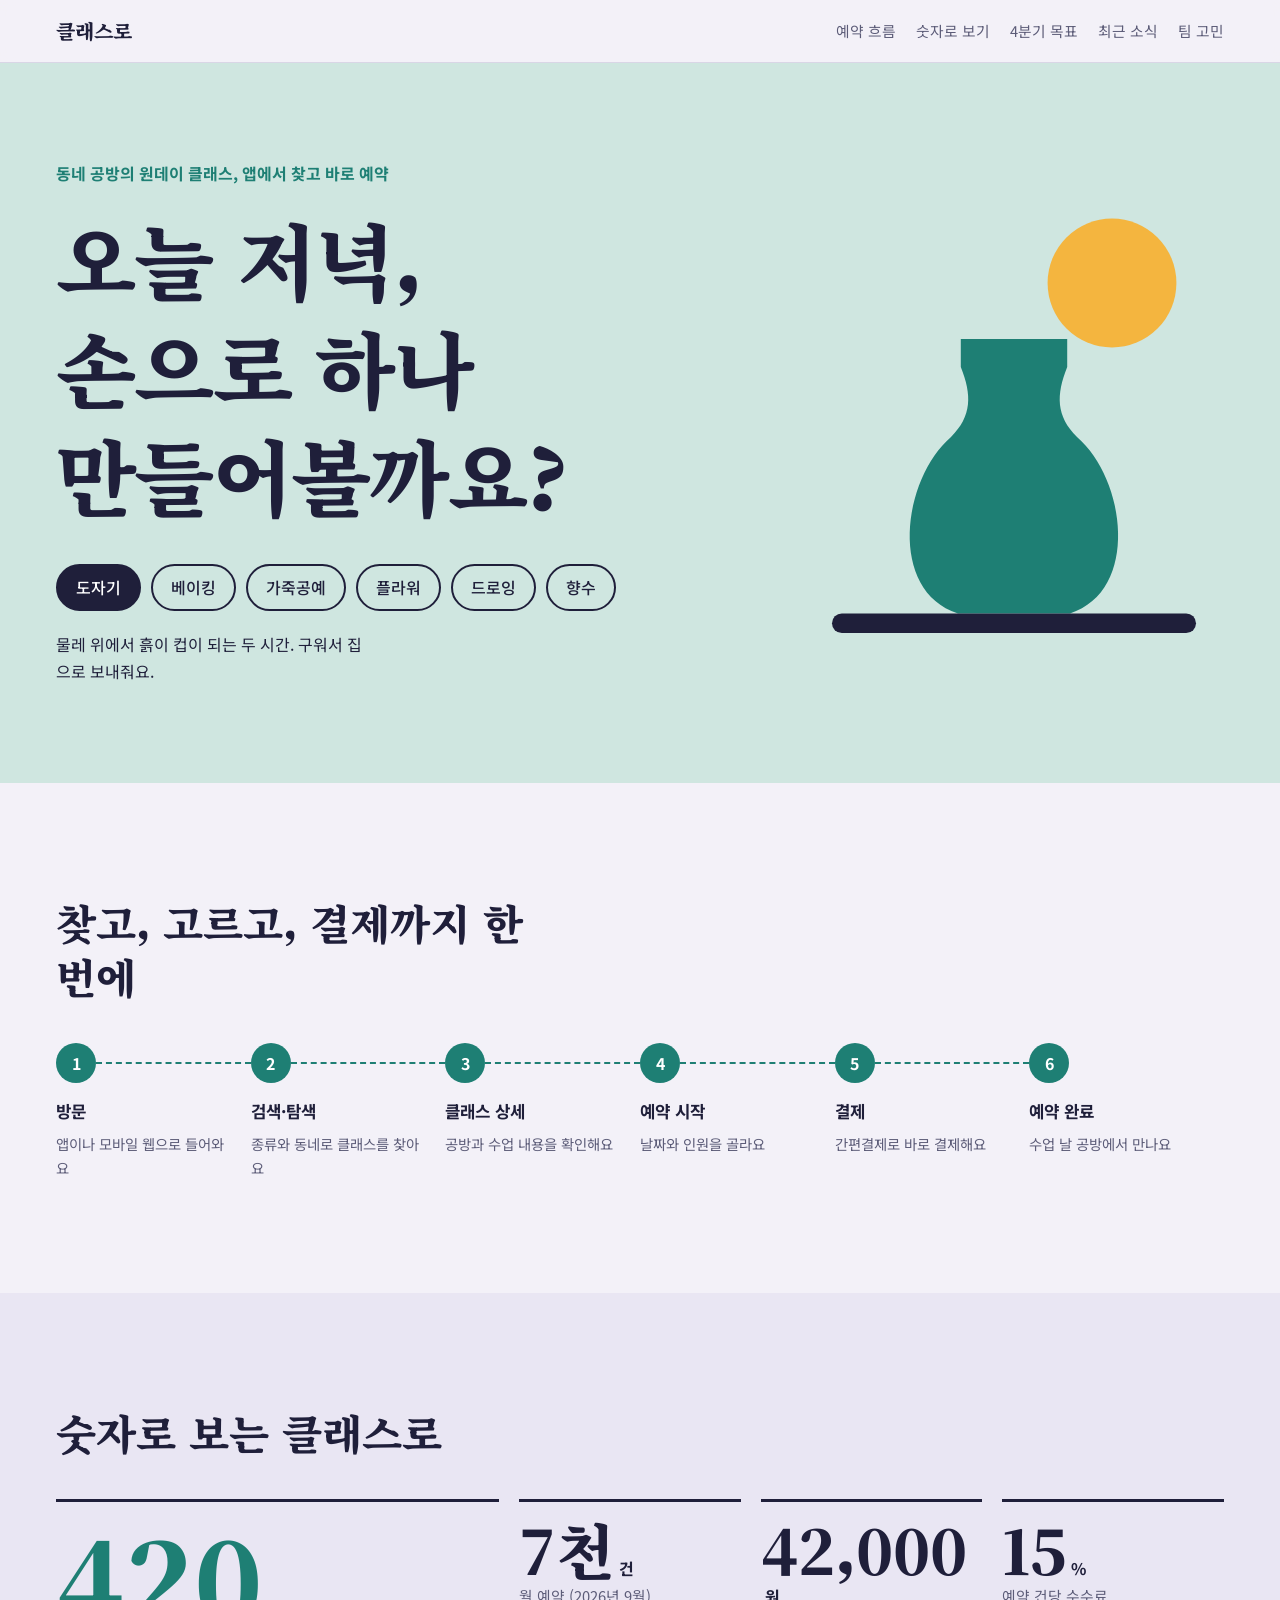
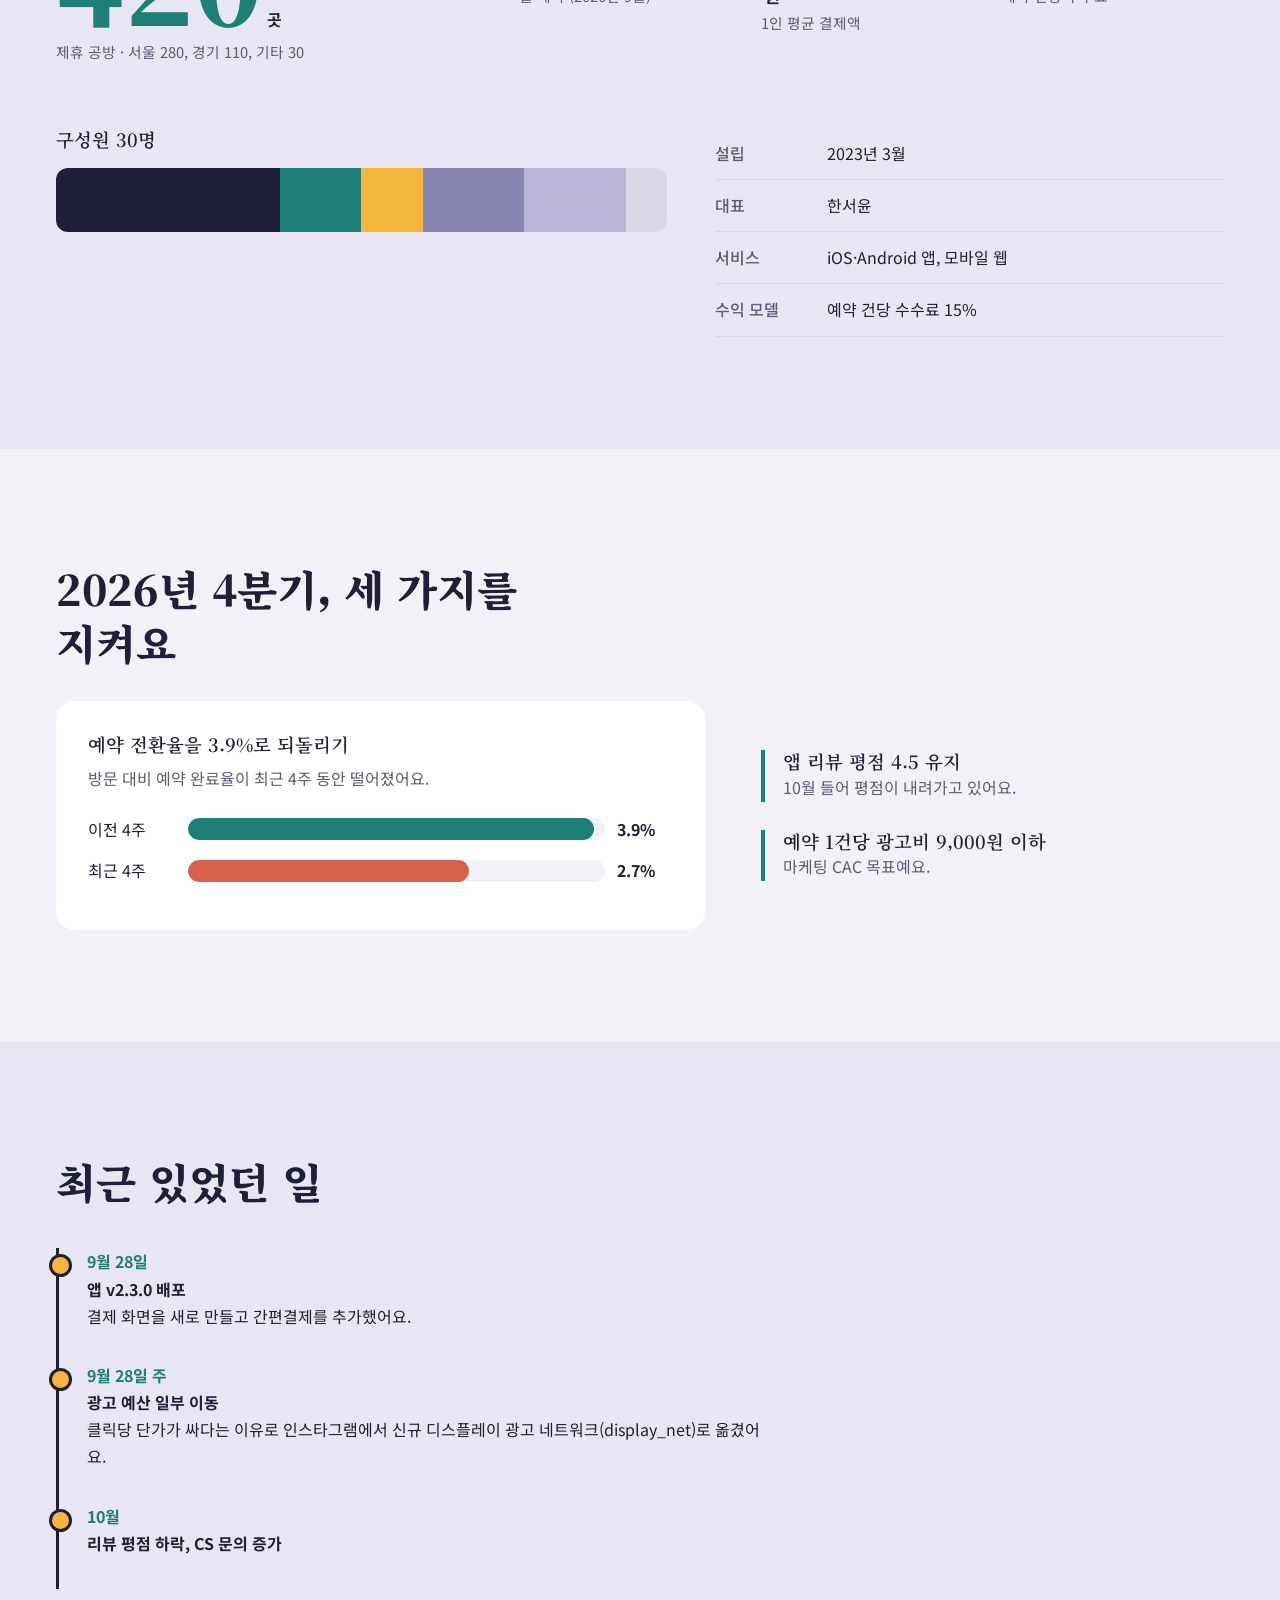
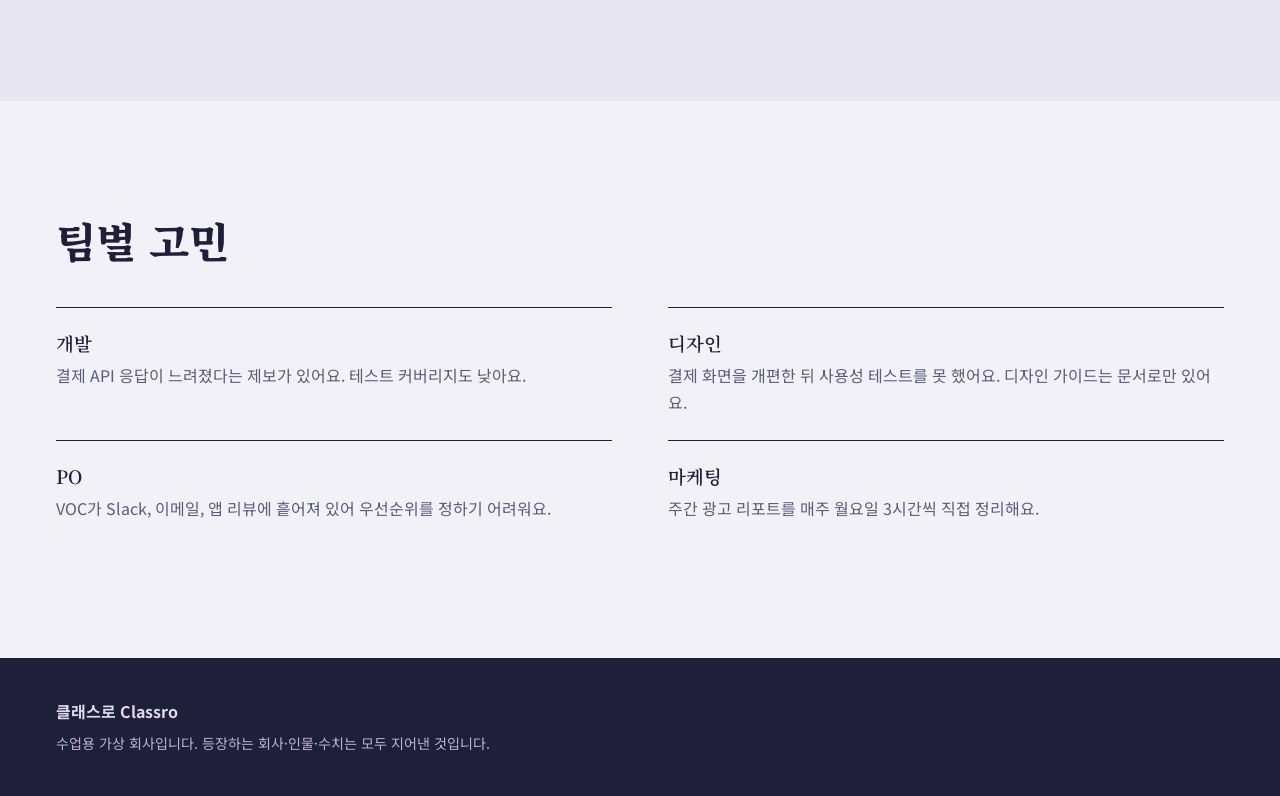
<file: index.html>
<!doctype html>
<html lang="ko">
<head>
  <meta charset="utf-8">
  <meta name="viewport" content="width=device-width, initial-scale=1">
  <title>클래스로 Classro</title>
  <meta name="description" content="동네 공방의 원데이 클래스를 앱에서 찾고 바로 예약·결제하는 서비스, 클래스로.">
  <link rel="preconnect" href="https://fonts.googleapis.com">
  <link rel="preconnect" href="https://fonts.gstatic.com" crossorigin>
  <link href="https://fonts.googleapis.com/css2?family=Noto+Sans+KR:wght@400;500;700&family=Noto+Serif+KR:wght@600;900&display=swap" rel="stylesheet">
  <link rel="stylesheet" href="css/style.css">
</head>
<body data-craft="pottery">
  <header class="site-header">
    <a class="logo" href="#top">클래스로</a>
    <nav aria-label="주요 메뉴">
      <a href="#flow">예약 흐름</a>
      <a href="#numbers">숫자로 보기</a>
      <a href="#goals">4분기 목표</a>
      <a href="#news">최근 소식</a>
      <a href="#teams">팀 고민</a>
    </nav>
  </header>

  <main id="top">
    <section class="hero">
      <div class="hero-text">
        <p class="hero-sub">동네 공방의 원데이 클래스, 앱에서 찾고 바로 예약</p>
        <h1>오늘 저녁,<br>손으로 하나<br>만들어볼까요?</h1>
        <div class="craft-picker" role="tablist" aria-label="클래스 종류">
          <button role="tab" class="chip is-active" data-craft="pottery" aria-selected="true">도자기</button>
          <button role="tab" class="chip" data-craft="baking" aria-selected="false">베이킹</button>
          <button role="tab" class="chip" data-craft="leather" aria-selected="false">가죽공예</button>
          <button role="tab" class="chip" data-craft="flower" aria-selected="false">플라워</button>
          <button role="tab" class="chip" data-craft="drawing" aria-selected="false">드로잉</button>
          <button role="tab" class="chip" data-craft="perfume" aria-selected="false">향수</button>
        </div>
        <p class="craft-line" id="craftLine" aria-live="polite"></p>
      </div>

      <div class="hero-art" aria-hidden="true">
        <svg viewBox="0 0 300 360" id="shapeSvg">
          <circle class="sun" cx="220" cy="80" r="46"/>
          <path id="shapePath" class="shape" d=""/>
          <rect class="table" x="20" y="316" width="260" height="14" rx="7"/>
        </svg>
      </div>
    </section>

    <section class="section" id="flow">
      <h2>찾고, 고르고, 결제까지 한 번에</h2>
      <ol class="steps">
        <li><span class="n">1</span><strong>방문</strong><span>앱이나 모바일 웹으로 들어와요</span></li>
        <li><span class="n">2</span><strong>검색·탐색</strong><span>종류와 동네로 클래스를 찾아요</span></li>
        <li><span class="n">3</span><strong>클래스 상세</strong><span>공방과 수업 내용을 확인해요</span></li>
        <li><span class="n">4</span><strong>예약 시작</strong><span>날짜와 인원을 골라요</span></li>
        <li><span class="n">5</span><strong>결제</strong><span>간편결제로 바로 결제해요</span></li>
        <li><span class="n">6</span><strong>예약 완료</strong><span>수업 날 공방에서 만나요</span></li>
      </ol>
    </section>

    <section class="section tinted" id="numbers">
      <h2>숫자로 보는 클래스로</h2>
      <div class="stats">
        <div class="stat big"><b data-count="420">420</b><span>곳</span><p>제휴 공방 · 서울 280, 경기 110, 기타 30</p></div>
        <div class="stat"><b data-count="7000">7천</b><span>건</span><p>월 예약 (2026년 9월)</p></div>
        <div class="stat"><b>42,000</b><span>원</span><p>1인 평균 결제액</p></div>
        <div class="stat"><b>15</b><span>%</span><p>예약 건당 수수료</p></div>
      </div>

      <div class="split">
        <div>
          <h3>구성원 30명</h3>
          <div class="team-bar" role="img" aria-label="개발 11, 디자인 4, PO 3, 마케팅 5, 운영·CS 5, 경영지원 2">
            <i style="flex:11" class="c1"><em>개발 11</em></i>
            <i style="flex:4" class="c2"><em>디자인 4</em></i>
            <i style="flex:3" class="c3"><em>PO 3</em></i>
            <i style="flex:5" class="c4"><em>마케팅 5</em></i>
            <i style="flex:5" class="c5"><em>운영·CS 5</em></i>
            <i style="flex:2" class="c6"><em>경영 2</em></i>
          </div>
        </div>
        <table class="info">
          <caption class="sr">회사 기본 정보</caption>
          <tr><th scope="row">설립</th><td>2023년 3월</td></tr>
          <tr><th scope="row">대표</th><td>한서윤</td></tr>
          <tr><th scope="row">서비스</th><td>iOS·Android 앱, 모바일 웹</td></tr>
          <tr><th scope="row">수익 모델</th><td>예약 건당 수수료 15%</td></tr>
        </table>
      </div>
    </section>

    <section class="section" id="goals">
      <h2>2026년 4분기, 세 가지를 지켜요</h2>
      <div class="goal-main">
        <h3>예약 전환율을 3.9%로 되돌리기</h3>
        <p>방문 대비 예약 완료율이 최근 4주 동안 떨어졌어요.</p>
        <div class="bars">
          <div class="bar-row"><span>이전 4주</span><div class="track"><div class="fill" style="--w:3.9"></div></div><b>3.9%</b></div>
          <div class="bar-row"><span>최근 4주</span><div class="track"><div class="fill warn" style="--w:2.7"></div></div><b>2.7%</b></div>
        </div>
      </div>
      <div class="goal-side">
        <div><h3>앱 리뷰 평점 4.5 유지</h3><p>10월 들어 평점이 내려가고 있어요.</p></div>
        <div><h3>예약 1건당 광고비 9,000원 이하</h3><p>마케팅 CAC 목표예요.</p></div>
      </div>
    </section>

    <section class="section tinted" id="news">
      <h2>최근 있었던 일</h2>
      <ul class="timeline">
        <li><time datetime="2026-09-28">9월 28일</time><p><strong>앱 v2.3.0 배포</strong> 결제 화면을 새로 만들고 간편결제를 추가했어요.</p></li>
        <li><time datetime="2026-09-28">9월 28일 주</time><p><strong>광고 예산 일부 이동</strong> 클릭당 단가가 싸다는 이유로 인스타그램에서 신규 디스플레이 광고 네트워크(display_net)로 옮겼어요.</p></li>
        <li><time datetime="2026-10">10월</time><p><strong>리뷰 평점 하락, CS 문의 증가</strong></p></li>
      </ul>
    </section>

    <section class="section" id="teams">
      <h2>팀별 고민</h2>
      <div class="concerns">
        <article><h3>개발</h3><p>결제 API 응답이 느려졌다는 제보가 있어요. 테스트 커버리지도 낮아요.</p></article>
        <article><h3>디자인</h3><p>결제 화면을 개편한 뒤 사용성 테스트를 못 했어요. 디자인 가이드는 문서로만 있어요.</p></article>
        <article><h3>PO</h3><p>VOC가 Slack, 이메일, 앱 리뷰에 흩어져 있어 우선순위를 정하기 어려워요.</p></article>
        <article><h3>마케팅</h3><p>주간 광고 리포트를 매주 월요일 3시간씩 직접 정리해요.</p></article>
      </div>
    </section>
  </main>

  <footer class="site-footer">
    <strong>클래스로 Classro</strong>
    <p>수업용 가상 회사입니다. 등장하는 회사·인물·수치는 모두 지어낸 것입니다.</p>
  </footer>

  <script src="js/main.js"></script>
</body>
</html>
</file>
<file: css/style.css>
:root {
  --paper: #f3f1f8;
  --ink: #1f1f3a;
  --muted: #5c5c78;
  --accent: #1e7f74;
  --accent-soft: #cfe6e0;
  --sun: #f4b53f;
  --warn: #d9604a;
  --line: #d9d6e6;
  --radius: 18px;
}
body[data-craft="pottery"]  { --accent: #1e7f74; --accent-soft: #cfe6e0; --sun: #f4b53f; }
body[data-craft="baking"]   { --accent: #b8742a; --accent-soft: #f5e0c4; --sun: #f08a7a; }
body[data-craft="leather"]  { --accent: #7a4a2e; --accent-soft: #e8d5c6; --sun: #e9c46a; }
body[data-craft="flower"]   { --accent: #c2487a; --accent-soft: #f6d5e3; --sun: #f4c542; }
body[data-craft="drawing"]  { --accent: #3b4fc4; --accent-soft: #d6dbf6; --sun: #f08a4b; }
body[data-craft="perfume"]  { --accent: #6c3fa8; --accent-soft: #e3d6f3; --sun: #7fd1c0; }

* { box-sizing: border-box; margin: 0; }
html { scroll-behavior: smooth; }
body {
  background: var(--paper);
  color: var(--ink);
  font-family: "Noto Sans KR", sans-serif;
  line-height: 1.7;
  transition: background .4s;
}
h1, h2, h3 { font-family: "Noto Serif KR", serif; line-height: 1.3; }
a { color: inherit; }
:focus-visible { outline: 3px solid var(--accent); outline-offset: 3px; }
.sr { position: absolute; width: 1px; height: 1px; overflow: hidden; clip: rect(0 0 0 0); }

.site-header {
  position: sticky; top: 0; z-index: 10;
  display: flex; justify-content: space-between; align-items: center; gap: 16px;
  padding: 14px clamp(16px, 5vw, 56px);
  background: color-mix(in srgb, var(--paper) 88%, transparent);
  backdrop-filter: blur(8px);
  border-bottom: 1px solid var(--line);
}
.logo { font-family: "Noto Serif KR", serif; font-weight: 900; font-size: 1.25rem; text-decoration: none; }
.site-header nav { display: flex; gap: 20px; font-size: .92rem; }
.site-header nav a { text-decoration: none; color: var(--muted); }
.site-header nav a:hover { color: var(--accent); }

/* hero */
.hero {
  display: grid; grid-template-columns: 1.2fr 1fr; align-items: center; gap: 32px;
  padding: clamp(40px, 8vw, 96px) clamp(16px, 5vw, 56px);
  min-height: 80vh;
  background: linear-gradient(var(--accent-soft), var(--accent-soft)) no-repeat;
  background-size: 100% 100%;
  transition: background-color .4s;
}
.hero { background: var(--accent-soft); }
.hero-sub { color: var(--accent); font-weight: 700; margin-bottom: 16px; }
.hero h1 { font-weight: 900; font-size: clamp(2.6rem, 7vw, 5.2rem); letter-spacing: -.02em; }
.craft-picker { display: flex; flex-wrap: wrap; gap: 10px; margin-top: 36px; }
.chip {
  font: inherit; font-weight: 500; cursor: pointer;
  padding: 8px 18px; border-radius: 999px;
  border: 2px solid var(--ink); background: transparent; color: var(--ink);
  transition: background .2s, color .2s;
}
.chip:hover { background: color-mix(in srgb, var(--ink) 10%, transparent); }
.chip.is-active { background: var(--ink); color: #fff; }
.craft-line { margin-top: 20px; min-height: 3.4em; max-width: 34ch; color: var(--ink); }

.hero-art svg { width: 100%; max-width: 420px; display: block; margin-left: auto; }
.sun { fill: var(--sun); transition: fill .4s; }
.shape { fill: var(--accent); transition: fill .4s; }
.table { fill: var(--ink); }

/* sections */
.section { padding: clamp(56px, 9vw, 112px) clamp(16px, 5vw, 56px); }
.section.tinted { background: #e9e6f3; }
.section > h2 { font-size: clamp(1.7rem, 4vw, 2.6rem); font-weight: 900; margin-bottom: 40px; max-width: 20ch; }
.section h3 { font-size: 1.15rem; font-weight: 600; }

.steps { list-style: none; padding: 0; display: grid; grid-template-columns: repeat(6, 1fr); gap: 0; counter-reset: s; }
.steps li { display: flex; flex-direction: column; gap: 6px; padding: 0 16px 0 0; position: relative; }
.steps .n {
  display: grid; place-items: center; width: 40px; height: 40px; border-radius: 50%;
  background: var(--accent); color: #fff; font-weight: 700; margin-bottom: 8px; position: relative; z-index: 1;
}
.steps li:not(:last-child)::after {
  content: ""; position: absolute; top: 19px; left: 40px; right: 0; border-top: 2px dashed var(--accent);
}
.steps strong { font-size: 1.05rem; }
.steps li span:last-child { color: var(--muted); font-size: .9rem; }

.stats { display: grid; grid-template-columns: 2fr 1fr 1fr 1fr; gap: 20px; }
.stat { border-top: 3px solid var(--ink); padding-top: 14px; }
.stat b { font-family: "Noto Serif KR", serif; font-weight: 900; font-size: clamp(2.2rem, 5vw, 3.8rem); line-height: 1.1; }
.stat.big b { font-size: clamp(3.6rem, 9vw, 7rem); color: var(--accent); }
.stat span { font-weight: 700; margin-left: 4px; }
.stat p { color: var(--muted); font-size: .92rem; }

.split { display: grid; grid-template-columns: 1.2fr 1fr; gap: 48px; margin-top: 64px; align-items: start; }
.team-bar { display: flex; height: 64px; margin-top: 16px; border-radius: 12px; overflow: hidden; }
.team-bar i { position: relative; display: block; min-width: 0; }
.team-bar em { position: absolute; left: 8px; bottom: -28px; font-style: normal; font-size: .72rem; color: var(--muted); white-space: nowrap; display: none; }
.team-bar .c1 { background: var(--ink); }
.team-bar .c2 { background: var(--accent); }
.team-bar .c3 { background: var(--sun); }
.team-bar .c4 { background: #8a86b3; }
.team-bar .c5 { background: #b9b5d6; }
.team-bar .c6 { background: #d9d6e6; }
.team-bar::after { content: none; }
.team-bar + * { margin-top: 0; }

.info { border-collapse: collapse; width: 100%; }
.info th, .info td { text-align: left; padding: 12px 0; border-bottom: 1px solid var(--line); }
.info th { width: 7em; color: var(--muted); font-weight: 500; }

.section#goals { display: grid; grid-template-columns: 1.4fr 1fr; gap: 24px 56px; }
#goals > h2 { grid-column: 1 / -1; margin-bottom: 8px; }
.goal-main { background: #fff; border-radius: var(--radius); padding: 32px; }
.goal-main p { color: var(--muted); margin: 8px 0 24px; }
.bar-row { display: grid; grid-template-columns: 5.5em 1fr 3.5em; align-items: center; gap: 12px; margin-bottom: 14px; }
.track { background: var(--paper); border-radius: 999px; height: 22px; overflow: hidden; }
.fill { height: 100%; width: calc(var(--w) / 4 * 100%); background: var(--accent); border-radius: 999px; transform-origin: left; }
.fill.warn { background: var(--warn); }
.goal-side { display: flex; flex-direction: column; justify-content: center; gap: 28px; }
.goal-side p { color: var(--muted); }
.goal-side > div { border-left: 4px solid var(--accent); padding-left: 18px; }

.timeline { list-style: none; padding: 0; max-width: 720px; border-left: 3px solid var(--ink); }
.timeline li { padding: 0 0 32px 28px; position: relative; }
.timeline li::before { content: ""; position: absolute; left: -10px; top: 6px; width: 17px; height: 17px; border-radius: 50%; background: var(--sun); border: 3px solid var(--ink); }
.timeline time { font-weight: 700; color: var(--accent); }
.timeline strong { display: block; }

.concerns { display: grid; grid-template-columns: repeat(2, 1fr); gap: 0 56px; }
.concerns article { padding: 24px 0; border-top: 1px solid var(--ink); }
.concerns p { color: var(--muted); margin-top: 6px; }

.site-footer { background: var(--ink); color: #dcdaf0; padding: 40px clamp(16px, 5vw, 56px); }
.site-footer p { font-size: .88rem; margin-top: 6px; opacity: .8; }

@media (max-width: 860px) {
  .site-header nav { display: none; }
  .hero { grid-template-columns: 1fr; min-height: auto; }
  .hero-art svg { margin: 0 auto; max-width: 280px; }
  .steps { grid-template-columns: 1fr; gap: 20px; }
  .steps li { flex-direction: row; flex-wrap: wrap; align-items: center; gap: 4px 14px; }
  .steps li::after { display: none; }
  .steps .n { margin: 0; }
  .steps li span:last-child { flex-basis: 100%; padding-left: 54px; }
  .stats, .split, .concerns, .section#goals { grid-template-columns: 1fr; }
  .stat.big { grid-column: auto; }
  .team-bar em { display: none; }
}

@media (prefers-reduced-motion: no-preference) {
  .hero h1, .hero-sub { animation: rise .7s ease both; }
  .hero-art svg { animation: rise .9s .15s ease both; }
  .fill { animation: grow 1s .2s ease both; }
}
@keyframes rise { from { opacity: 0; transform: translateY(14px); } }
@keyframes grow { from { transform: scaleX(0); } }
</file>
